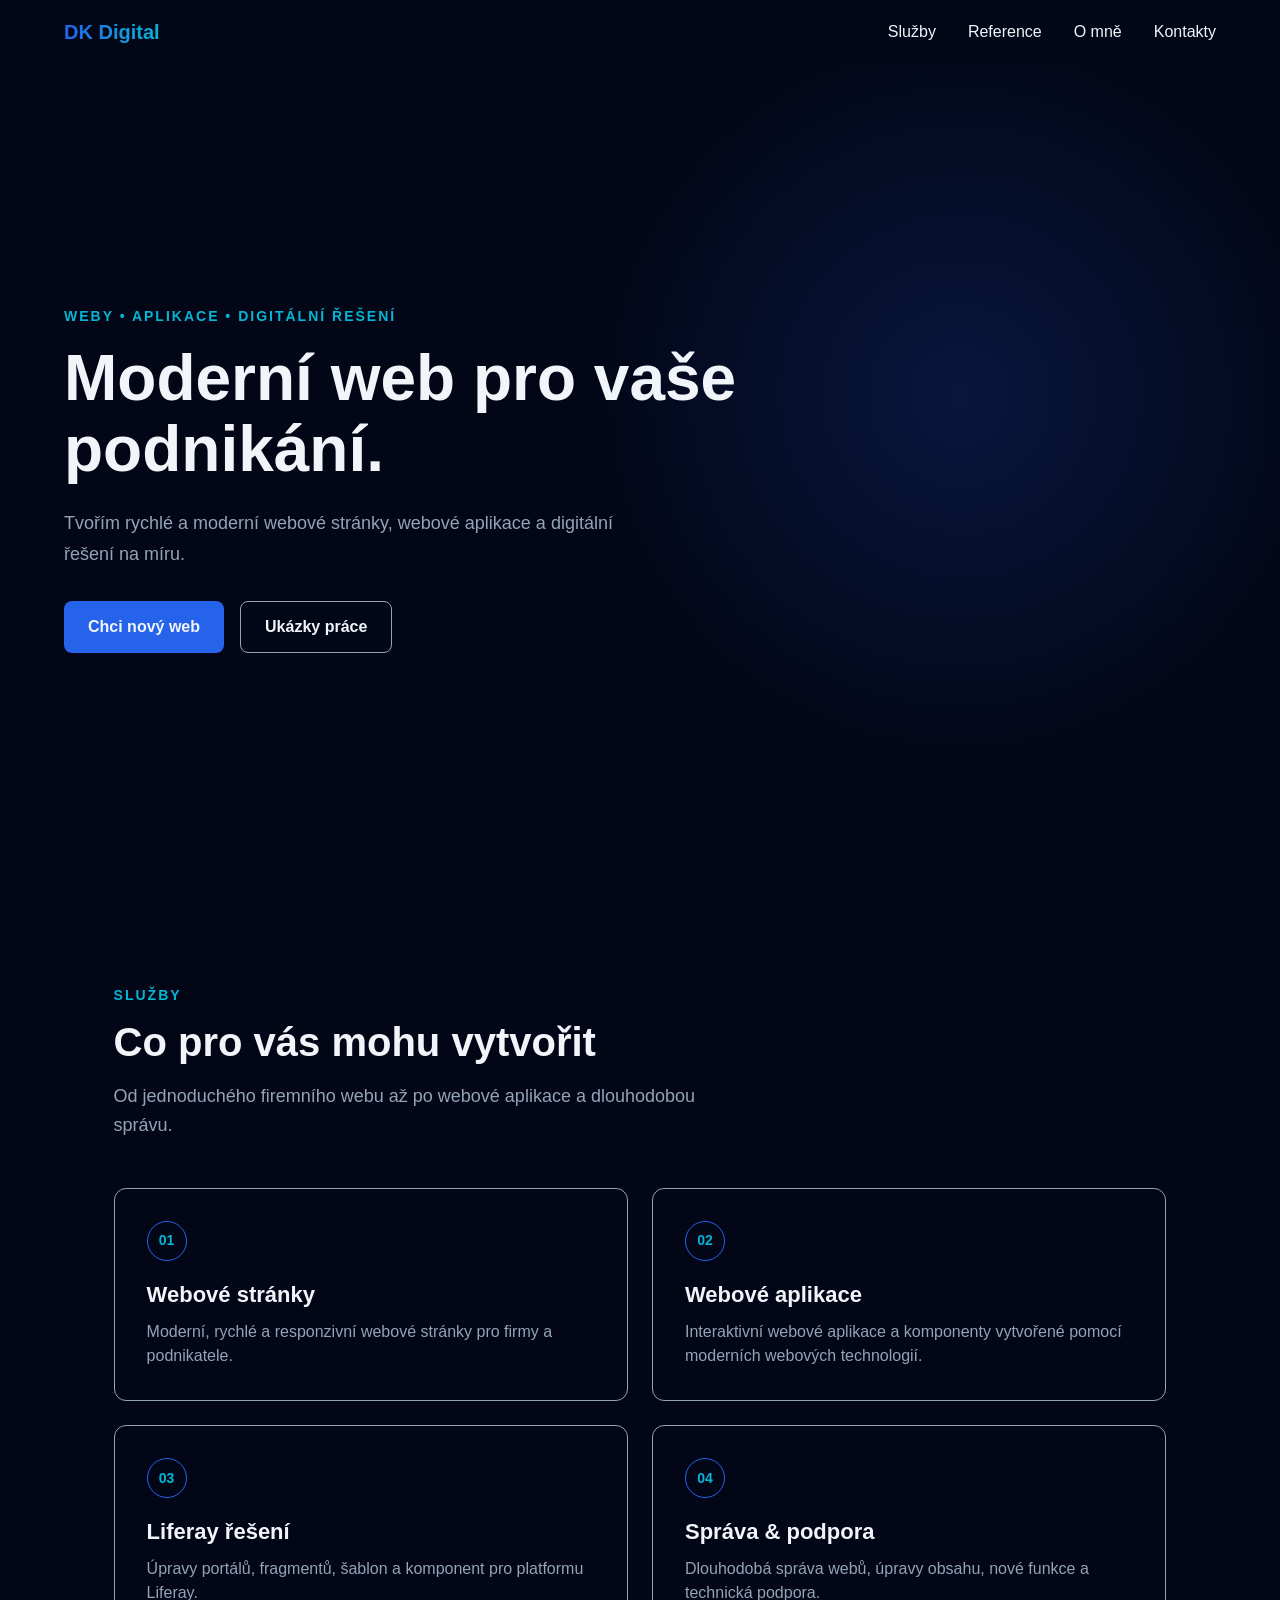
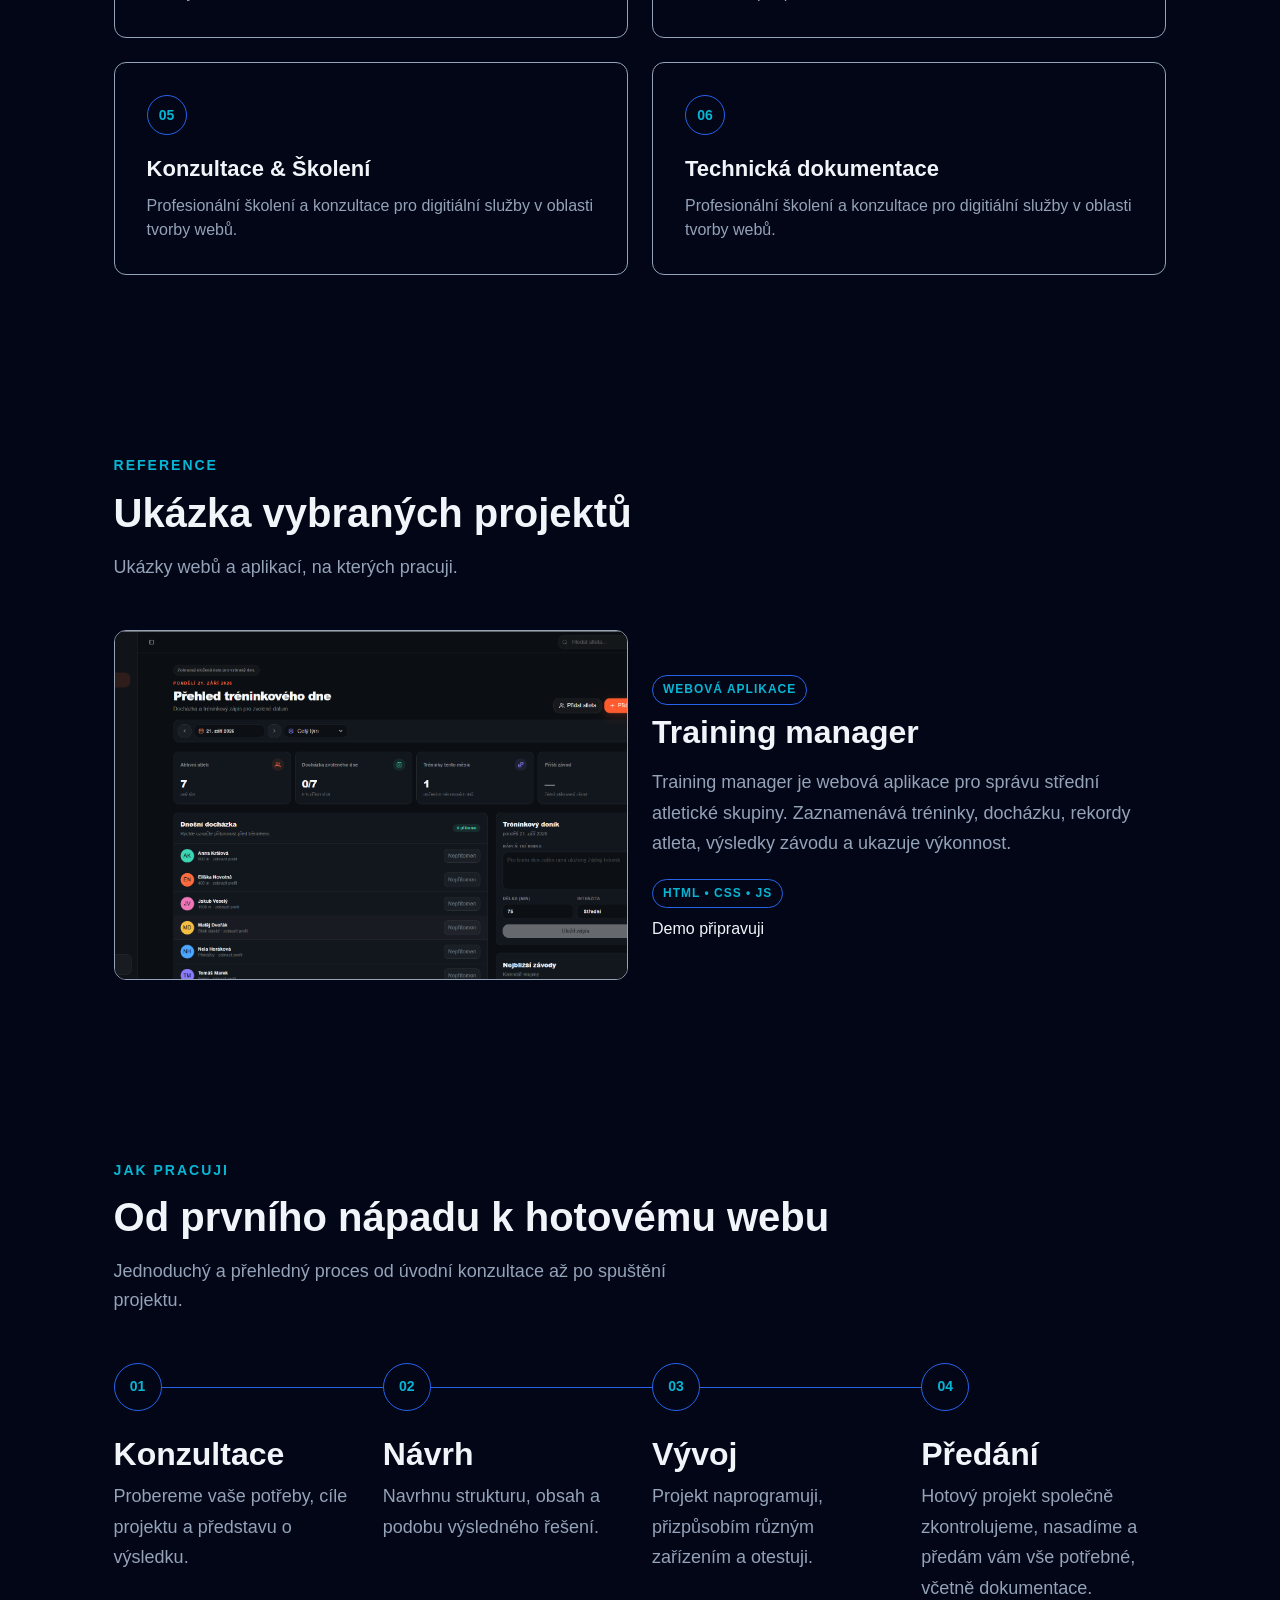
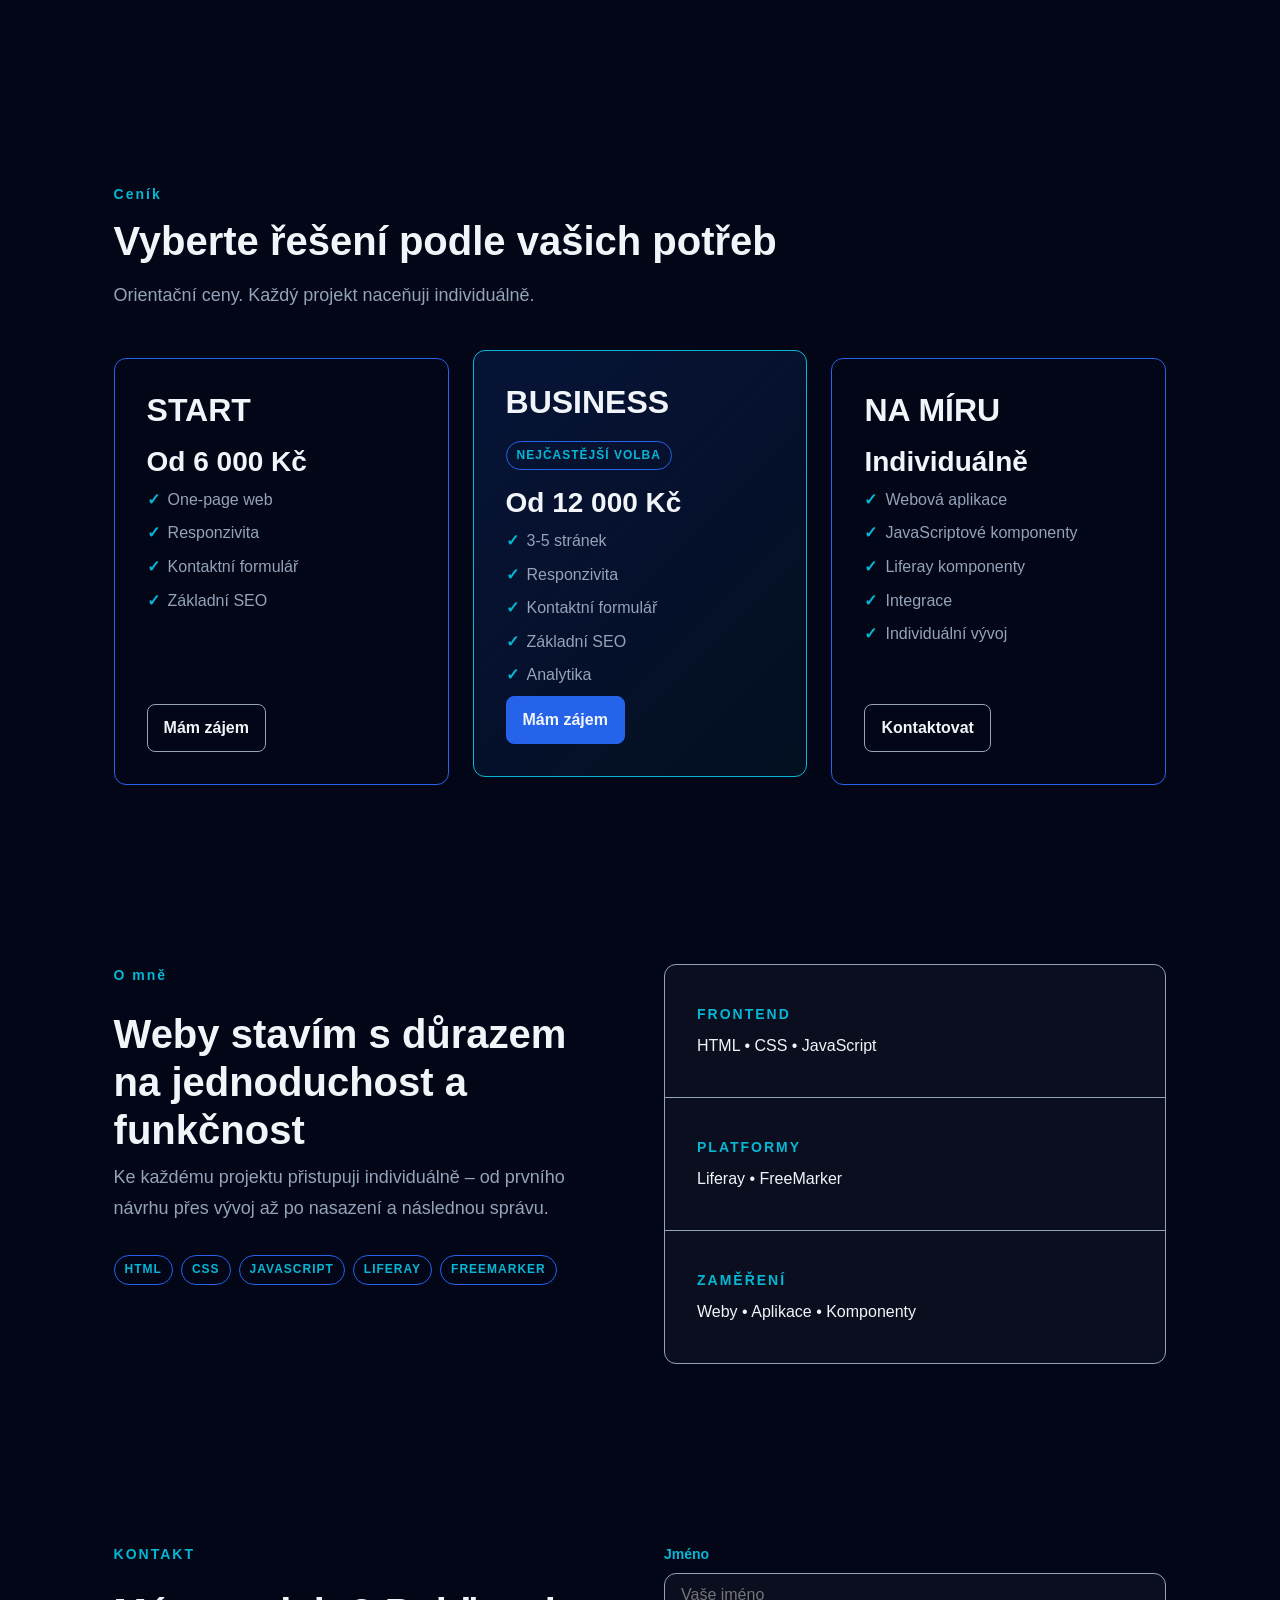
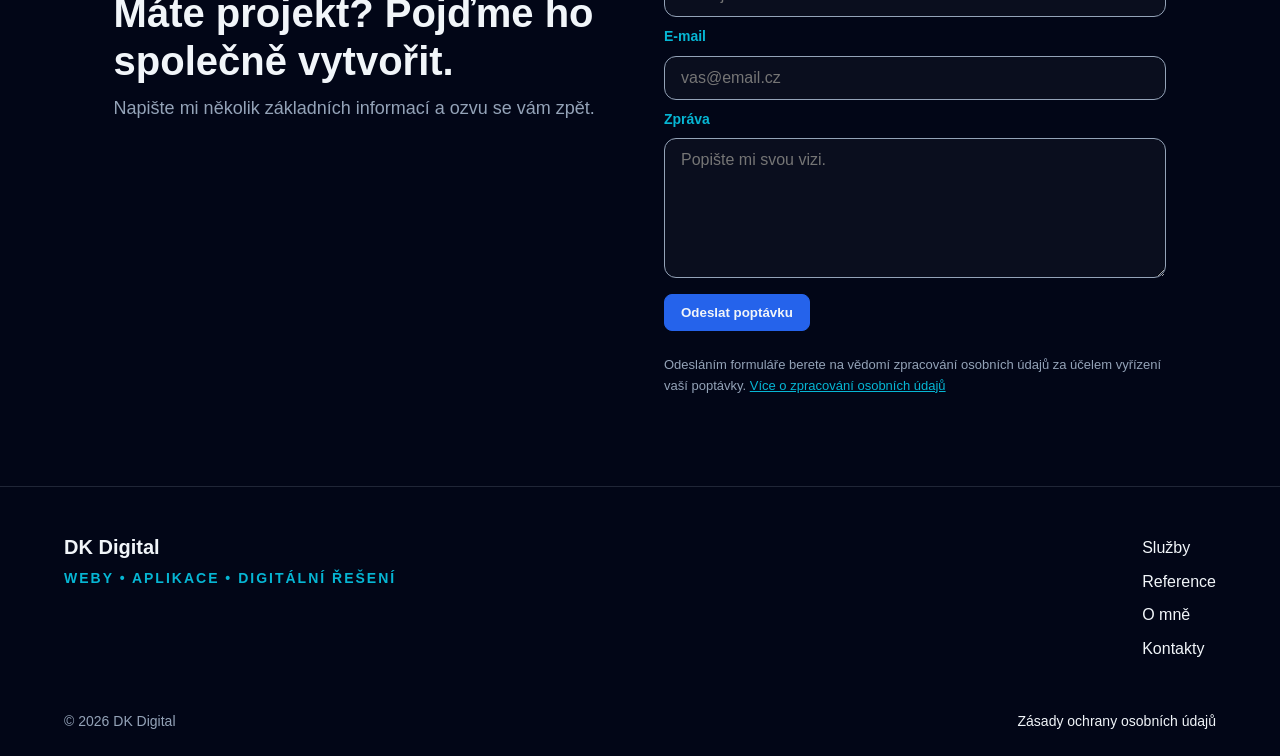
<file: index.html>
<!DOCTYPE html>
<html lang="cs">
<head>
    <meta charset="UTF-8">
    <meta name="viewport" content="width=device-width, initial-scale=1.0">
    <title>DK Digital | Weby, aplikace a digitální řešení</title>
    <meta name="description" content="Tvorba moderních webových stránek, webových aplikací a digitálních řešení na míru. HTML, CSS, JavaScript a Liferay.">
    <meta name="robots" content="index, follow">
    <link rel="canonical" href="https://dkdigital.cz/">
    <link rel="stylesheet" href="css/style.css">
    <link rel="icon" type="image/png" sizes="32x32" href="assets/icons/favicon-32x32.png">
    <link rel="icon" type="image/png" sizes="16x16" href="assets/icons/favicon-16x16.png">
    <link rel="apple-touch-icon" sizes="180x180" href="assets/icons/apple-touch-icon.png">

    <meta property="og:type" content="website">
    <meta property="og:title"content="DK Digital | Weby, aplikace a digitální řešení">
    <meta property="og:description" content="Tvorba moderních webových stránek, webových aplikací a digitálních řešení na míru.">
    <meta property="og:url" content="https://dkdigital.cz/">
    <meta property="og:image" content="https://dkdigital.cz/assets/images/og-image.png">
</head>
<body>
    <header class="header">
        <div class="container header__inner">
            <a href="/" class="logo">DK Digital </a>
            <nav class="header__nav">
                <ul class="header__nav-list">
                    <li class="header__nav-item"><a class="header__nav-link" href="#services">Služby</a></li>
                    <li class="header__nav-item"><a class="header__nav-link" href="#references">Reference</a></li>
                    <li class="header__nav-item"><a class="header__nav-link" href="#aboutme">O mně</a></li>
                    <li class="header__nav-item"><a class="header__nav-link" href="#contacts">Kontakty</a></li>
                </ul>
            </nav>
            <button class="header__menu-button" type="button" aria-label="Otevřít navigaci" aria-expanded="false">
                <span></span>
                <span></span>
                <span></span>
            </button>
        </div>
    </header>

    <main>
        <section class="hero">
            <div class="container">
                <div class="hero__content">
                    <p class="hero__eyebrow">
                        WEBY • APLIKACE • DIGITÁLNÍ ŘEŠENÍ
                    </p>
                    <h1 class="hero__title">Moderní web pro vaše podnikání.</h1>
                    <p class="hero__text">
                        Tvořím rychlé a moderní webové stránky, webové aplikace a digitální řešení na míru.
                    </p>
                    <div class="hero__actions">
                        <a href="#contacts" class="button button--primary">
                            Chci nový web
                        </a>

                        <a href="#references" class="button button--secondary">
                            Ukázky práce
                        </a>
                    </div>
                </div>
            </div>
        </section>

        <section class="services" id="services">
            <div class="container">
                <header class="services__header">
                    <p class="services__eyebrow"> SLUŽBY </p>
                        <h2 class="services__title">Co pro vás mohu vytvořit</h2>
                        <p class="services__text">Od jednoduchého firemního webu až po webové aplikace a dlouhodobou správu.</p>
                </header>

                 <div class="services__grid">
                        <article class="service-card">
                            <span class="service-card__number">01</span>

                            <h3 class="service-card__title">
                                Webové stránky
                            </h3>

                            <p class="service-card__text">
                                Moderní, rychlé a responzivní webové stránky pro firmy a podnikatele.
                            </p>
                        </article>

                         <article class="service-card">
                            <span class="service-card__number">02</span>

                            <h3 class="service-card__title">
                                Webové aplikace
                            </h3>

                            <p class="service-card__text">
                                Interaktivní webové aplikace a komponenty vytvořené pomocí moderních webových technologií.
                            </p>
                        </article>

                        <article class="service-card">
                            <span class="service-card__number">03</span>

                            <h3 class="service-card__title">
                                Liferay řešení
                            </h3>

                            <p class="service-card__text">
                                Úpravy portálů, fragmentů, šablon a komponent pro platformu Liferay.
                            </p>
                        </article>

                        <article class="service-card">
                            <span class="service-card__number">04</span>

                            <h3 class="service-card__title">
                                Správa & podpora
                            </h3>

                            <p class="service-card__text">
                                Dlouhodobá správa webů, úpravy obsahu, nové funkce a technická podpora.
                            </p>
                        </article>

                        <article class="service-card">
                            <span class="service-card__number">05</span>

                            <h3 class="service-card__title">
                                Konzultace & Školení
                            </h3>

                            <p class="service-card__text">
                                Profesionální školení a konzultace pro digitiální služby v oblasti tvorby webů.
                            </p>
                        </article>

                        <article class="service-card">
                            <span class="service-card__number">06</span>

                            <h3 class="service-card__title">
                                Technická dokumentace
                            </h3>

                            <p class="service-card__text">
                                Profesionální školení a konzultace pro digitiální služby v oblasti tvorby webů.
                            </p>
                        </article>
                 </div>
            </div>

        </section>

        <section class="references" id="references">
            <div class="container">
                <header class="references__header">
                    <p class="references__eyebrow">REFERENCE</p>
                    <h2 class="references__title">Ukázka vybraných projektů</h2>
                    <p class="references__text">Ukázky webů a aplikací, na kterých pracuji.</p>
                </header>

                <div class="references__grid">
                    <article class="project-card">
                        <div class="project-card__image">
                           <img src="assets/imgs/atletHub.png" alt="Ukázka webové aplikace Training Manager"
    > 
                        </div>
                        <div class="project-card__content">
                            <span class="project-card__category">Webová aplikace</span>
                            <h3 class="project-card__title"> Training manager</h3>
                            <p class="project-card__text">Training manager je webová aplikace pro správu střední atletické skupiny.
                                Zaznamenává tréninky, docházku, rekordy atleta, výsledky závodu a ukazuje výkonnost. </p>
                            <span class="project-card__technologies">HTML • CSS • JS</span>
                            <span class="project-card__status">Demo připravuji</span>
                        </div>
                    </article>
                </div>
            </div>
        </section>

        <section class="process" id="process">
            <div class="container">
                <header class="process__header">
                    <p class="process__eyebrow">JAK PRACUJI</p>
                    <h2 class="process__title">Od prvního nápadu k hotovému webu</h2>
                    <p class="process__text">Jednoduchý a přehledný proces od úvodní konzultace až po spuštění projektu.</p>
                </header>

                <div class="process__steps">

                    <article class="process-step">
                        <span class="process-step__number">01</span>
                        <h3 class="process-step__title"> Konzultace</h3>
                            <p class="process-step__text">Probereme vaše potřeby, cíle projektu a představu o výsledku.</p>
                    </article>

                    <article class="process-step">
                        <span class="process-step__number">02</span>
                        <h3 class="process-step__title"> Návrh</h3>
                            <p class="process-step__text">Navrhnu strukturu, obsah a podobu výsledného řešení.</p>
                    </article>

                    <article class="process-step">
                        <span class="process-step__number">03</span>
                        <h3 class="process-step__title"> Vývoj</h3>
                            <p class="process-step__text">Projekt naprogramuji, přizpůsobím různým zařízením a otestuji.</p>
                    </article>

                    <article class="process-step">
                        <span class="process-step__number">04</span>
                        <h3 class="process-step__title"> Předání</h3>
                            <p class="process-step__text">Hotový projekt společně zkontrolujeme, nasadíme a předám vám vše potřebné, včetně dokumentace.</p>
                    </article>

                </div>
            </div>
        </section>

        <section class="pricing" id="pricing">
            <div class="container">
                <header class="pricing__header">
                    <p class="pricing__eyebrow">Ceník</p>
                    <h2 class="pricing__title">Vyberte řešení podle vašich potřeb</h2>
                    <p class="pricing__text">Orientační ceny. Každý projekt naceňuji individuálně.</p>
                </header>

                <div class="pricing__grid">
                    <article class="pricing-card">
                        <h3 class="pricing-card__title"> START</h3>
                        <p class="pricing-card__price">Od 6 000 Kč</p>
                        <ul class="pricing-card__list">
                            <li class="pricing-card__item">One-page web</li>
                            <li class="pricing-card__item">Responzivita</li>
                            <li class="pricing-card__item">Kontaktní formulář</li>
                            <li class="pricing-card__item">Základní SEO</li>
                        </ul>

                        <a class="pricing-card__link" href="#contacts">Mám zájem</a>

                    </article>

                    <article class="pricing-card pricing-card--featured">
                        <h3 class="pricing-card__title"> BUSINESS</h3>
                        <span class="pricing-card__badge">Nejčastější volba</span>
                        <p class="pricing-card__price">Od 12 000 Kč</p>
                        <ul class="pricing-card__list">
                            <li class="pricing-card__item">3-5 stránek</li>
                            <li class="pricing-card__item">Responzivita</li>
                            <li class="pricing-card__item">Kontaktní formulář</li>
                            <li class="pricing-card__item">Základní SEO</li>
                            <li class="pricing-card__item">Analytika</li>
                        </ul>

                        <a class="pricing-card__link" href="#contacts">Mám zájem</a>

                    </article>
                    
                    <article class="pricing-card">
                        <h3 class="pricing-card__title"> NA MÍRU</h3>
                        <p class="pricing-card__price">Individuálně</p>
                        <ul class="pricing-card__list">
                            <li class="pricing-card__item">Webová aplikace</li>
                            <li class="pricing-card__item">JavaScriptové komponenty</li>
                            <li class="pricing-card__item">Liferay komponenty</li>
                            <li class="pricing-card__item">Integrace</li>
                            <li class="pricing-card__item">Individuální vývoj</li>
                        </ul>

                        <a class="pricing-card__link" href="#contacts">Kontaktovat</a>

                    </article>
                </div>
            </div>
        </section>

<section class="about" id="aboutme">
    <div class="container">

        <div class="about__grid">

            <div class="about__content">
                <p class="about__eyebrow">O mně</p>

                <h2 class="about__title">
                    Weby stavím s důrazem na jednoduchost a funkčnost
                </h2>

                <p class="about__text">
                    Ke každému projektu přistupuji individuálně – od prvního návrhu
                    přes vývoj až po nasazení a následnou správu.
                </p>

                <ul class="about__list">
                    <li class="about__item">HTML</li>
                    <li class="about__item">CSS</li>
                    <li class="about__item">JavaScript</li>
                    <li class="about__item">Liferay</li>
                    <li class="about__item">FreeMarker</li>
                </ul>
            </div>

            <div class="about__visual">
        
                <div class="about__visual-item">
                    <p class="about__visual-eyebrow">FRONTEND</p>
                    <p class="about__visual-text">HTML • CSS • JavaScript</p>
                </div>

                <div class="about__visual-item">
                    <p class="about__visual-eyebrow">PLATFORMY</p>
                    <p class="about__visual-text">Liferay • FreeMarker</p>
                </div>

                <div class="about__visual-item">
                    <p class="about__visual-eyebrow">ZAMĚŘENÍ</p>
                    <p class="about__visual-text">Weby • Aplikace • Komponenty</p>
                </div>

            </div>

        </div>

    </div>
</section>

<section class="contact" id="contacts">
    <div class="container">

        <div class="contact__grid">

            <div class="contact__content">
                <p class="contact__eyebrow">KONTAKT</p>

                <h2 class="contact__title">
                    Máte projekt? Pojďme ho společně vytvořit.
                </h2>

                <p class="contact__text">
                    Napište mi několik základních informací a ozvu se vám zpět.   
                </p>
            </div>

            <div>
                <form class="contact-form">
                    <label class="contact-form__label" for="name">Jméno</label>
                        <input class="contact-form__field" type="text" id="name" name = "name" placeholder="Vaše jméno" minlength="3" required>
                    
                    <label class="contact-form__label" for="email">E-mail</label>
                        <input class="contact-form__field" type="email" name="email" id="email" placeholder="vas@email.cz" required>

                    <label class="contact-form__label" for="message">Zpráva</label>
                        <textarea class="contact-form__field" id="message" name="message" placeholder="Popište mi svou vizi." minlength="10" required></textarea>

                <div class="contact-form__honeypot" aria-hidden="true">
                     <label for="website">Webová stránka</label>
                        <input type="text" id="website" name="_gotcha" tabindex="-1" autocomplete="off">
                </div>

                    <button class="contact-form__button" type="submit">Odeslat poptávku</button>
                    <p class="contact-form__status" aria-live="polite"></p>

                    <p class="contact-form__privacy">
                        Odesláním formuláře berete na vědomí zpracování osobních údajů
                        za účelem vyřízení vaší poptávky.
                        <a href="ochrana-osobnich-udaju.html">
                            Více o zpracování osobních údajů
                        </a>
                    </p>
                </form>
            </div>
            
        </div>

    </div>

</section>

<footer class="footer">
    <div class="container">

        <div class="footer__grid">

            <div class="footer__brand">
                <p class="footer__title">DK Digital</p>
                <p class="footer__eyebrow">
                    WEBY • APLIKACE • DIGITÁLNÍ ŘEŠENÍ
                </p>
            </div>

            <nav class="footer__nav" aria-label="Navigace v patičce">
                <ul class="footer__nav-list">
                    <li class="footer__nav-item">
                        <a class="footer__nav-link" href="#services">Služby</a>
                    </li>

                    <li class="footer__nav-item">
                        <a class="footer__nav-link" href="#references">Reference</a>
                    </li>

                    <li class="footer__nav-item">
                        <a class="footer__nav-link" href="#aboutme">O mně</a>
                    </li>

                    <li class="footer__nav-item">
                        <a class="footer__nav-link" href="#contacts">Kontakty</a>
                    </li>
                </ul>
            </nav>

        </div>

        <div class="footer__bottom">
            <p class="footer__copyright">
                © <span id="current-year">2026</span> DK Digital
            </p>

            <a class="footer__link" href="ochrana-osobnich-udaju.html">
                Zásady ochrany osobních údajů
            </a>
        </div>

    </div>
</footer>

    </main>
    <script src="js/main.js"></script>
</body>
</html>
</file>
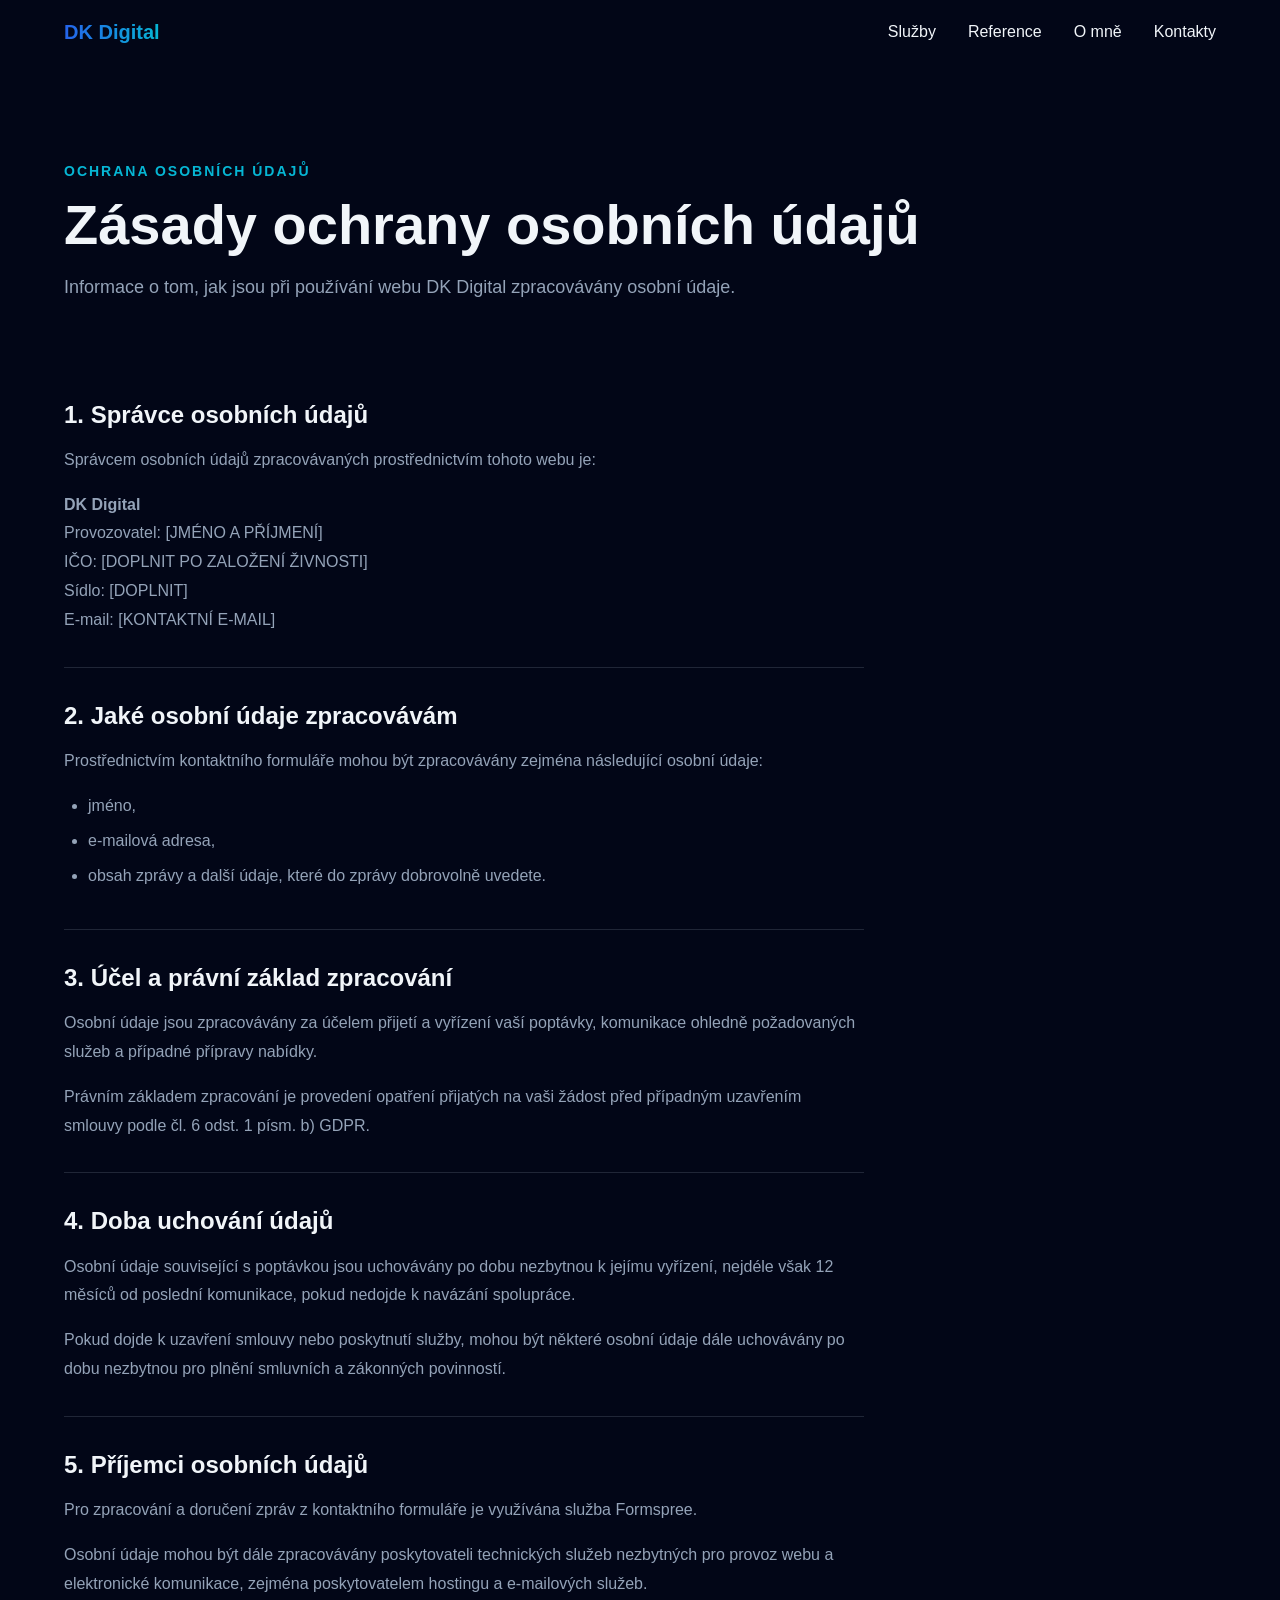
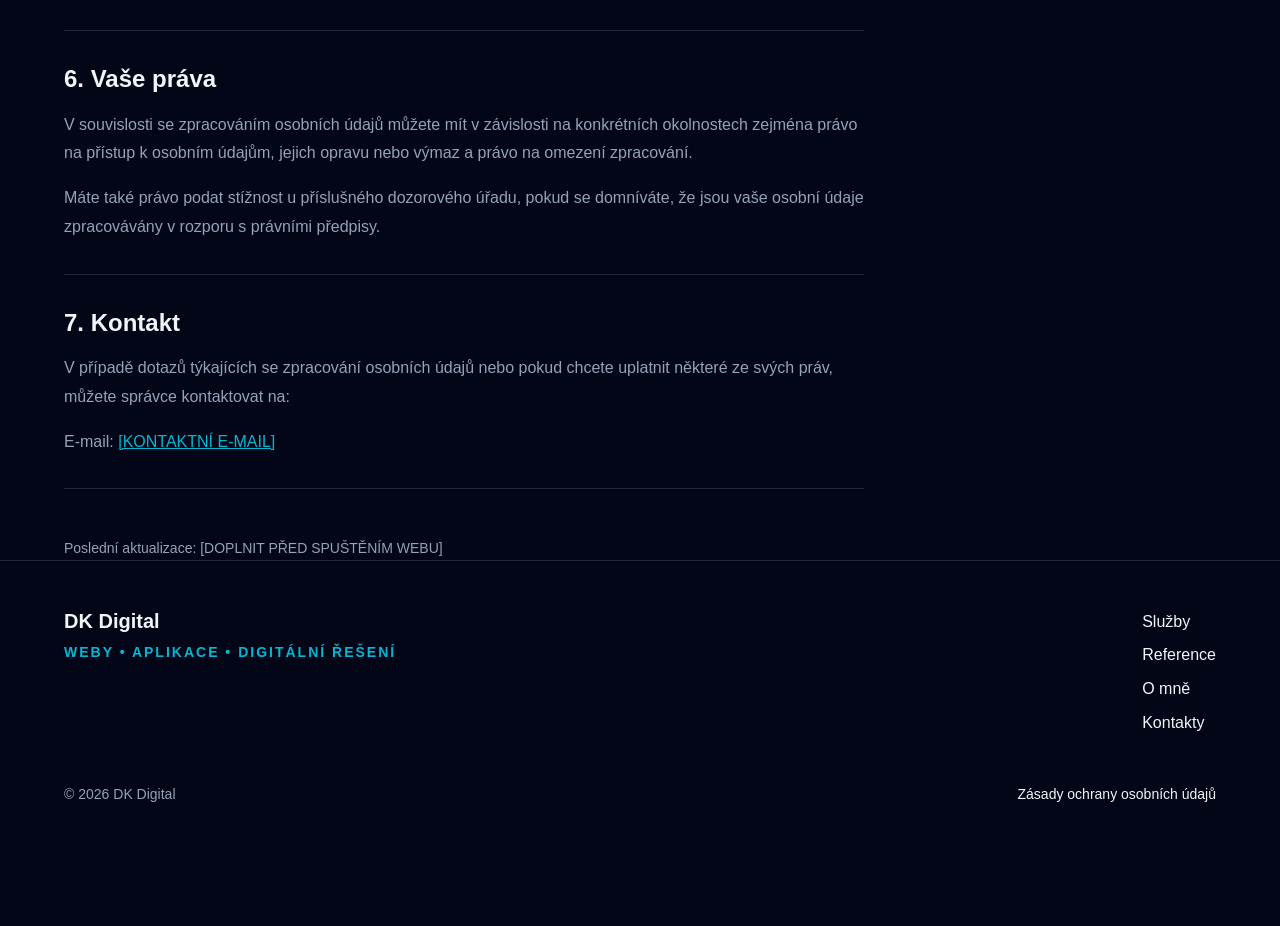
<file: ochrana-osobnich-udaju.html>
<!DOCTYPE html>
<html lang="cs">
<head>
    <meta charset="UTF-8">
    <meta name="viewport" content="width=device-width, initial-scale=1.0">
    <title>Ochrana osobních údajů | DK Digital</title>
    <meta name="description" content="Informace o zpracování a ochraně osobních údajů na webu DK Digital.">
    <link rel="canonical" href="https://dkdigital.cz/ochrana-osobnich-udaju.html">
    <link rel="stylesheet" href="css/style.css">
    <link rel="icon" type="image/png" sizes="32x32" href="assets/icons/favicon-32x32.png">
    <link rel="icon" type="image/png" sizes="16x16" href="assets/icons/favicon-16x16.png">
    <link rel="apple-touch-icon" sizes="180x180" href="assets/icons/apple-touch-icon.png">

    <meta property="og:type" content="website">
    <meta property="og:title"content="DK Digital | Weby, aplikace a digitální řešení">
    <meta property="og:description" content="Tvorba moderních webových stránek, webových aplikací a digitálních řešení na míru.">
    <meta property="og:url" content="https://dkdigital.cz/">
    <meta property="og:image" content="https://dkdigital.cz/assets/images/og-image.png">
</head>

<body>

    <header class="header">
    <div class="container header__inner">

        <a href="index.html" class="logo">DK Digital</a>

        <nav class="header__nav">
            <ul class="header__nav-list">

                <li class="header__nav-item">
                    <a class="header__nav-link" href="index.html#services">
                        Služby
                    </a>
                </li>

                <li class="header__nav-item">
                    <a class="header__nav-link" href="index.html#references">
                        Reference
                    </a>
                </li>

                <li class="header__nav-item">
                    <a class="header__nav-link" href="index.html#aboutme">
                        O mně
                    </a>
                </li>

                <li class="header__nav-item">
                    <a class="header__nav-link" href="index.html#contacts">
                        Kontakty
                    </a>
                </li>

            </ul>
        </nav>

        <button
            class="header__menu-button"
            type="button"
            aria-label="Otevřít navigaci"
            aria-expanded="false"
        >
            <span></span>
            <span></span>
            <span></span>
        </button>

    </div>
</header>

    <main class="privacy">
        <div class="container">

            <p class="privacy__eyebrow">
                OCHRANA OSOBNÍCH ÚDAJŮ
            </p>

            <h1 class="privacy__title">
                Zásady ochrany osobních údajů
            </h1>

            <p class="privacy__intro">
                Informace o tom, jak jsou při používání webu DK Digital
                zpracovávány osobní údaje.
            </p>

        <div class="privacy__content">

            <section class="privacy__section">
                <h2>1. Správce osobních údajů</h2>

                <p>
                    Správcem osobních údajů zpracovávaných prostřednictvím tohoto
                    webu je:
                </p>

                <p>
                    <strong>DK Digital</strong><br>
                    Provozovatel: [JMÉNO A PŘÍJMENÍ]<br>
                    IČO: [DOPLNIT PO ZALOŽENÍ ŽIVNOSTI]<br>
                    Sídlo: [DOPLNIT]<br>
                    E-mail: [KONTAKTNÍ E-MAIL]
                </p>
            </section>

            <section class="privacy__section">
                <h2>2. Jaké osobní údaje zpracovávám</h2>

                <p>
                    Prostřednictvím kontaktního formuláře mohou být zpracovávány
                    zejména následující osobní údaje:
                </p>

                <ul>
                    <li>jméno,</li>
                    <li>e-mailová adresa,</li>
                    <li>obsah zprávy a další údaje, které do zprávy dobrovolně uvedete.</li>
                </ul>
            </section>

            <section class="privacy__section">
                <h2>3. Účel a právní základ zpracování</h2>

                <p>
                    Osobní údaje jsou zpracovávány za účelem přijetí a vyřízení
                    vaší poptávky, komunikace ohledně požadovaných služeb
                    a případné přípravy nabídky.
                </p>

                <p>
                    Právním základem zpracování je provedení opatření přijatých
                    na vaši žádost před případným uzavřením smlouvy podle
                    čl. 6 odst. 1 písm. b) GDPR.
                </p>
            </section>

            <section class="privacy__section">
                <h2>4. Doba uchování údajů</h2>

                <p>
                    Osobní údaje související s poptávkou jsou uchovávány po dobu
                    nezbytnou k jejímu vyřízení, nejdéle však 12 měsíců od poslední
                    komunikace, pokud nedojde k navázání spolupráce.
                </p>

                <p>
                    Pokud dojde k uzavření smlouvy nebo poskytnutí služby, mohou být
                    některé osobní údaje dále uchovávány po dobu nezbytnou pro plnění
                    smluvních a zákonných povinností.
                </p>
            </section>

            <section class="privacy__section">
                <h2>5. Příjemci osobních údajů</h2>

                <p>
                    Pro zpracování a doručení zpráv z kontaktního formuláře je
                    využívána služba Formspree.
                </p>

                <p>
                    Osobní údaje mohou být dále zpracovávány poskytovateli
                    technických služeb nezbytných pro provoz webu a elektronické
                    komunikace, zejména poskytovatelem hostingu a e-mailových služeb.
                </p>
            </section>

            <section class="privacy__section">
                <h2>6. Vaše práva</h2>

                <p>
                    V souvislosti se zpracováním osobních údajů můžete mít
                    v závislosti na konkrétních okolnostech zejména právo na přístup
                    k osobním údajům, jejich opravu nebo výmaz a právo na omezení
                    zpracování.
                </p>

                <p>
                    Máte také právo podat stížnost u příslušného dozorového úřadu,
                    pokud se domníváte, že jsou vaše osobní údaje zpracovávány
                    v rozporu s právními předpisy.
                </p>
            </section>

            <section class="privacy__section">
                <h2>7. Kontakt</h2>

                <p>
                    V případě dotazů týkajících se zpracování osobních údajů
                    nebo pokud chcete uplatnit některé ze svých práv, můžete
                    správce kontaktovat na:
                </p>

                <p>
                    E-mail:
                    <a href="mailto:[KONTAKTNÍ E-MAIL]">
                        [KONTAKTNÍ E-MAIL]
                    </a>
                </p>

            </section>

            <p class="privacy__updated">
                Poslední aktualizace: [DOPLNIT PŘED SPUŠTĚNÍM WEBU]
            </p>

        </div>
    </div>

    <footer class="footer">
        <div class="container">

            <div class="footer__grid">

                <div class="footer__brand">
                    <p class="footer__title">DK Digital</p>
                    <p class="footer__eyebrow">
                        WEBY • APLIKACE • DIGITÁLNÍ ŘEŠENÍ
                    </p>
                </div>

                <nav class="footer__nav" aria-label="Navigace v patičce">
                    <ul class="footer__nav-list">

                        <li class="footer__nav-item">
                            <a class="footer__nav-link" href="index.html#services">
                                Služby
                            </a>
                        </li>

                        <li class="footer__nav-item">
                            <a class="footer__nav-link" href="index.html#references">
                                Reference
                            </a>
                        </li>

                        <li class="footer__nav-item">
                            <a class="footer__nav-link" href="index.html#aboutme">
                                O mně
                            </a>
                        </li>

                        <li class="footer__nav-item">
                            <a class="footer__nav-link" href="index.html#contacts">
                                Kontakty
                            </a>
                        </li>

                    </ul>
                </nav>

            </div>

            <div class="footer__bottom">
                <p class="footer__copyright">
                    © <span id="current-year">2026</span> DK Digital
                </p>

                <a
                    class="footer__link"
                    href="ochrana-osobnich-udaju.html"
                >
                    Zásady ochrany osobních údajů
                </a>
            </div>

        </div>
    </footer>

    </main>
    <script src="js/main.js"></script>
</body>
</html>
</file>
<file: css/style.css>
* {
    margin: 0px;
    padding: 0px;
    box-sizing: border-box;
}

:root {
    --color-background: #020617;
    --color-primary: #2563eb;
    --color-accent: #06b6d4;
    --color-text: #f1f5f9;
    --color-text-muted: #94a3b8;

    --section-spacing: clamp(64px, 7vw, 96px);
}

body {
    background-color: var(--color-background);
    color: var(--color-text);
    font-family: Arial, sans-serif;
    line-height: 1.6;
}

.container {
    width: 100%;
    max-width: 1200px;
    margin: 0 auto;
    padding: 0 24px;
}

a:focus-visible,
button:focus-visible,
input:focus-visible,
textarea:focus-visible {
    outline: 2px solid var(--color-accent);
    outline-offset: 4px;
}

/* =====================
    Header
===================== */

.header {
    padding: 16px 0;
}

.header__inner {
   display: flex;
   align-items: center;
   justify-content: space-between;
   position: relative;
}

.header__nav-list {
    display: flex;
    list-style: none;
    gap: 32px;
}

.header__nav-link {
    color: var(--color-text);
    text-decoration: none;
    transition: color 0.2s ease;
}

.header__nav-link:hover {
    color: var(--color-accent);
}

.logo {
    background: linear-gradient(
        90deg,
        var(--color-primary),
        var(--color-accent)
    );
    background-clip: text;
    color: transparent;
    text-decoration: none;
    font-size: 20px;
    font-weight: 700;
}

.header__menu-button {
    display: none;
    padding: 8px;
    background: none;
    border: none;
    cursor: pointer;
}

.header__menu-button span {
    width: 24px;
    height: 2px;
    background-color: var(--color-text);
}

.hero {
    min-height: min(calc(100vh - 70px), 850px);
    display: flex;
    align-items: center;
    padding: 80px 0;
    background:
        radial-gradient(
            circle at 75% 40%,
            rgba(37, 99, 235, 0.18),
            transparent 35%
        );
}

.hero__content {
    max-width: 750px;
}

.hero__eyebrow {
    color: var(--color-accent);
    font-size: 14px;
    font-weight: 700;
    letter-spacing: 2px;
    margin-bottom: 16px;
}

.hero__title {
    font-size: clamp(40px, 6vw, 64px);
    line-height: 1.1;
    margin-bottom: 24px;
}

.hero__text {
    max-width: 600px;
    color: var(--color-text-muted);
    font-size: 18px;
    line-height: 1.7;
    margin-bottom: 32px;
}

.hero__actions {
    display: flex;
    gap: 16px;
}

/* Action button */
.button {
    display: inline-flex;
    align-items: center;
    justify-content: center;
    padding: 12px 24px;
    text-decoration: none;
    border-radius: 8px;
    font-weight: 600;
    transition:
        background-color 0.2s ease,
        border-color 0.2s ease,
        color 0.2s ease,
        transform 0.2s ease;
}

.button--primary {
    background-color: var(--color-primary);
    color: var(--color-text);
}

.button--secondary {
    color: var(--color-text);
    border: 1px solid var(--color-text-muted);
}

.button--primary:hover,
.contact-form__button:hover {
    background-color: var(--color-accent);
    border-color: var(--color-accent);
    color: var(--color-background);
    transform: translateY(-2px);
}

.button--secondary:hover {
    border-color: var(--color-accent);
    color: var(--color-accent);
    transform: translateY(-2px);
}

/* =====================
    Service section
===================== */

.services {
    padding: var(--section-spacing)
}

.services__header {
    margin-bottom: 48px;
}

.services__eyebrow {
    color: var(--color-accent);
    font-size: 14px;
    font-weight: 700;
    letter-spacing: 2px;
    margin-bottom: 12px;
}

.services__title {
    font-size: 40px;
    line-height: 1.2;
    margin-bottom: 16px;
}

.services__text {
    max-width: 600px;
    color: var(--color-text-muted);
    font-size: 18px;
}

.services__grid {
    display: grid;
    grid-template-columns: repeat(2, 1fr);
    gap: 24px;
}

.service-card {
    border: 1px solid var(--color-text-muted);
    border-radius: 12px;
    padding: 32px;
    transition:
        border-color 0.2s ease,
        transform 0.2s ease;
}

.service-card:hover {
    border-color: var(--color-accent);
    transform: translateY(-4px);
}

.service-card__number {
    display: inline-flex;
    align-items: center;
    justify-content: center;
    width: 40px;
    height: 40px;
    border: 1px solid var(--color-primary);
    border-radius: 50%;
    color: var(--color-accent);
    font-size: 14px;
    font-weight: 700;
}

.service-card__title {
    margin-top: 16px;
    margin-bottom: 8px;
    font-size: 22px;
}

.service-card__text {
    color: var(--color-text-muted);
    line-height: 1.5;
}

/* =====================
    Reference section
===================== */
.references {
    padding: var(--section-spacing)
}

.references__header {
    margin-bottom: 48px;
}
.references__eyebrow {
    color: var(--color-accent);
    font-size: 14px;
    font-weight: 700;
    letter-spacing: 2px;
    margin-bottom: 12px;
}

.references__title {
    font-size: 40px;
    line-height: 1.2;
    margin-bottom: 16px;
}

.references__text {
    max-width: 600px;
    color: var(--color-text-muted);
    font-size: 18px;
}

.project-card {
    display: grid;
    grid-template-columns: repeat(2, 1fr);
    gap: 24px;
}

.project-card__image {
    min-height: 350px;
    overflow: hidden;
    border: 1px solid var(--color-text-muted);
    border-radius: 12px;
}

.project-card__image img {
    width: 100%;
    height: 100%;
    object-fit: cover;
    display: block;
}

.project-card__content {
    display: flex;
    flex-direction: column;
    justify-content: center;
    gap: 8px;
}

.project-card__category {
    align-self: flex-start;
    padding: 4px 10px;
    margin-top: 8px;
    border: 1px solid var(--color-primary);
    border-radius: 999px;
    color: var(--color-accent);
    font-size: 12px;
    font-weight: 700;
    letter-spacing: 1px;
    text-transform: uppercase;
}

.project-card__title {
    font-size: 32px;
    color: var(--color-text);
    line-height: 1.2;
}

.project-card__text {
    max-width: 600px;
    color: var(--color-text-muted);
    font-size: 18px;
    line-height: 1.7;
    margin-top: 8px;
}

.project-card__technologies {
    align-self: flex-start;
    padding: 4px 10px;
    margin-top: 8px;
    border: 1px solid var(--color-primary);
    border-radius: 999px;
    color: var(--color-accent);
    font-size: 12px;
    font-weight: 700;
    letter-spacing: 1px;
    text-transform: uppercase;
    margin-top: 12px;
}

.project-card__link {
    align-self: flex-start;
    display: inline-flex;
    justify-content: center;
    text-decoration: none;
    color: var(--color-text);
    border: 1px solid var(--color-text-muted);
    padding: 10px 16px;
    margin-top: 8px;
    border-radius: 8px;
    font-weight: 600;
    transition:
        border-color 0.2s ease,
        color 0.2s ease,
        transform 0.2s ease;
}

.project-card__link:hover {
    border-color: var(--color-accent);
    color: var(--color-accent);
    transform: translateY(-2px);
}

/* =====================
    Process section
===================== */

.process {
    padding: var(--section-spacing)
}

.process__header {
    margin-bottom: 48px;
}

.process__eyebrow {
    color: var(--color-accent);
    font-size: 14px;
    font-weight: 700;
    letter-spacing: 2px;
    margin-bottom: 12px;
}

.process__title {
    font-size: 40px;
    line-height: 1.2;
    margin-bottom: 16px;
}

.process__text {
    max-width: 600px;
    color: var(--color-text-muted);
    font-size: 18px;
}

.process__steps {
    display: grid;
    grid-template-columns: repeat(4, 1fr);
    gap: 24px;
}

.process-step {
    position: relative;
}

.process-step::after {
    content: "";
    position: absolute;
    height: 1px;
    background-color: var(--color-primary);
    top: 24px;
    left: 48px;
    right: -24px;
}

.process-step:last-child::after {
    display: none;
}

.process-step__number {
    display: inline-flex;
    align-items: center;
    justify-content: center;
    width: 48px;
    height: 48px;
    border: 1px solid var(--color-primary);
    border-radius: 50%;
    color: var(--color-accent);
    font-size: 14px;
    font-weight: 700;
}

.process-step__title {
    margin-top: 24px;
    font-size: 32px;
    color: var(--color-text);
    line-height: 1.2;
}

.process-step__text {
    max-width: 600px;
    color: var(--color-text-muted);
    font-size: 18px;
    line-height: 1.7;
    margin-top: 8px;
}


/* =====================
    Pricing scetion
===================== */

.pricing {
    padding: var(--section-spacing)
}

.pricing__header {
    margin-bottom: 48px;
}

.pricing__eyebrow {
    color: var(--color-accent);
    font-size: 14px;
    font-weight: 700;
    letter-spacing: 2px;
    margin-bottom: 12px;
}

.pricing__title {
    font-size: 40px;
    line-height: 1.2;
    margin-bottom: 16px;
}

.pricing__text {
    max-width: 600px;
    color: var(--color-text-muted);
    font-size: 18px;
}

.pricing__grid {
    display: grid;
    grid-template-columns: repeat(3, 1fr);
    gap: 24px;
}

.pricing-card {
    height: 100%;
    display: flex;
    flex-direction: column;
    padding: 32px;
    border: 1px solid var(--color-primary);
    border-radius: 12px;
    gap: 8px;
}

.pricing-card__title {
    font-size: 32px;
    color: var(--color-text);
    line-height: 1.2;
}

.pricing-card__price {
    color: var(--color-text);
    font-size: 28px;
    font-weight: 700;
    line-height: 1.2;
    margin-top: 8px;
}

.pricing-card__list {
    display: flex;
    flex-direction: column;
    gap: 8px;
    list-style: none;
}

.pricing-card__item {
    color: var(--color-text-muted);
    line-height: 1.6;
}

.pricing-card__item::before {
    content: "✓";
    color: var(--color-accent);
    font-weight: 700;
    margin-right: 8px;
}

.pricing-card__link {
    margin-top: auto;
    align-self: flex-start;
    display: inline-flex;
    justify-content: center;
    text-decoration: none;
    color: var(--color-text);
    border: 1px solid var(--color-text-muted);
    padding: 10px 16px;
    border-radius: 8px;
    font-weight: 600;
    transition:
        border-color 0.2s ease,
        color 0.2s ease,
        transform 0.2s ease;
}

.pricing-card__link:hover {
    border-color: var(--color-accent);
    color: var(--color-accent);
    transform: translateY(-4px);
}

.pricing-card--featured {
    border-color: var(--color-accent);
    background: linear-gradient(
        135deg,
        rgba(37, 99, 235, 0.15),
        rgba(6, 182, 212, 0.05)
    );
    transform: translateY(-8px);
}

.pricing-card--featured .pricing-card__link {
    background-color: var(--color-primary);
    border-color: var(--color-primary);
}

.pricing-card__badge {
    align-self: flex-start;
    padding: 4px 10px;
    margin-top: 12px;
    border: 1px solid var(--color-primary);
    border-radius: 999px;
    color: var(--color-accent);
    font-size: 12px;
    font-weight: 700;
    letter-spacing: 1px;
    text-transform: uppercase;
}

/* =====================
    About section
===================== */
.about {
    padding: var(--section-spacing)
}

.about__grid {
    display: grid;
    grid-template-columns: repeat(2, 1fr);
    gap: 48px;
}

.about__content {
    display: flex;
    flex-direction: column;
    gap: 8px;
}

.about__eyebrow {
    color: var(--color-accent);
    font-size: 14px;
    font-weight: 700;
    letter-spacing: 2px;
    margin-bottom: 16px;
}

.about__title {
    font-size: 40px;
    line-height: 1.2;
}

.about__text {
    font-size: 18px;
    color: var(--color-text-muted);
    line-height: 1.7;
}

.about__list {
    display: flex;
    flex-wrap: wrap;
    gap: 8px;
    margin-top: 12px;
    list-style: none;
}

.about__item {
    padding: 4px 10px;
    margin-top: 12px;
    border: 1px solid var(--color-primary);
    border-radius: 999px;
    color: var(--color-accent);
    font-size: 12px;
    font-weight: 700;
    letter-spacing: 1px;
    text-transform: uppercase;
}

.about__visual {
    display: flex;
    flex-direction: column;
    min-height: 400px;
    background: rgba(255, 255, 255, 0.03);
    border: 1px solid var(--color-text-muted);
    border-radius: 12px;
    overflow: hidden;
}

.about__visual-item {
    display: flex;
    flex-direction: column;
    justify-content: center;
    flex: 1;
    padding: 24px 32px;
    border-bottom: 1px solid var(--color-text-muted);
}

.about__visual-item:last-child {
    border-bottom: none;
}

.about__visual-eyebrow {
    color: var(--color-accent);
    font-size: 14px;
    font-weight: 700;
    letter-spacing: 2px;
}

.about__visual-text {
    margin-top: 8px;
    color: var(--color-text);
}

/* =====================
    Contact section
===================== */

.contact {
    padding: var(--section-spacing)
}

.contact__grid {
    display: grid;
    grid-template-columns: repeat(2, 1fr);
    gap: 48px;
}

.contact__content {
    display: flex;
    flex-direction: column;
    gap: 8px;
}

.contact-form {
    display: flex;
    flex-direction: column;
    gap: 8px;
}

.contact-form__status--success {
    color: #22c55e;
}

.contact-form__status--error {
    color: #ef4444;
}

.contact__eyebrow {
    color: var(--color-accent);
    font-size: 14px;
    font-weight: 700;
    letter-spacing: 2px;
    margin-bottom: 16px;
}

.contact__title {
    font-size: 40px;
    line-height: 1.2;
}

.contact__text {
    font-size: 18px;
    color: var(--color-text-muted);
    line-height: 1.7;
}

.contact-form__label {
    color: var(--color-accent);
    font-size: 14px;
    font-weight: 700;
}

.contact-form__field {
    width: 100%;
    color: inherit;
    font-family: inherit;
    font-size: 16px;
    padding: 12px 16px;
    background: rgba(255, 255, 255, 0.03);
    border: 1px solid var(--color-text-muted);
    border-radius: 12px;
}

.contact-form__field:focus {
    outline: none;
    border-color: var(--color-accent);
    box-shadow: 0 0 0 3px rgba(6, 182, 212, 0.15);
}

.contact-form__button {
    align-self: flex-start;
    display: inline-flex;
    justify-content: center;
    margin-top: 8px;
    padding: 10px 16px;
    background-color: var(--color-primary);
    color: var(--color-text);
    border: 1px solid var(--color-primary);
    border-radius: 8px;
    font-family: inherit;
    font-weight: 600;
    cursor: pointer;
    transition:
        background-color 0.2s ease,
        border-color 0.2s ease,
        transform 0.2s ease;
}

.contact-form__button:hover {
    background-color: var(--color-accent);
    border-color: var(--color-accent);
    transform: translateY(-2px);
}

.contact-form__button:disabled {
    cursor: not-allowed;
    opacity: 0.5
}

.contact-form__honeypot {
    position: absolute;
    left: -9999px;
    width: 1px;
    height: 1px;
    overflow: hidden;
}

.contact-form__privacy {
    margin-top: 8px;
    color: var(--color-text-muted);
    font-size: 13px;
    line-height: 1.6;
}

.contact-form__privacy a {
    color: var(--color-accent);
}

.contact-form__privacy a:hover {
    text-decoration: none;
}

textarea.contact-form__field {
    min-height: 140px;
}

textarea.contact-form__field {
    min-height: 140px;
    resize: vertical;
}

/* =====================
    Footer
===================== */

.footer {
    padding: 48px 0 24px;
    border-top: 1px solid rgba(148, 163, 184, 0.2);
}

.footer__grid {
    display: grid;
    grid-template-columns: repeat(2, 1fr);
    gap: 48px;
}

.footer__title {
    font-size: 20px;
    font-weight: 700;
    line-height: 1.2;
}

.footer__eyebrow {
    margin-top: 8px;
    color: var(--color-accent);
    font-size: 14px;
    font-weight: 700;
    letter-spacing: 2px;
}

.footer__nav {
    justify-self: end;
}

.footer__nav-list {
    display: flex;
    flex-direction: column;
    list-style: none;
    gap: 8px
}

.footer__nav-link {
    color: var(--color-text);
    text-decoration: none;
    transition: color 0.2s ease;
}

.footer__nav-link:hover {
    color: var(--color-accent);
}

.footer__bottom {
    display: flex;
    justify-content: space-between;
    align-items: center;
    margin-top: 48px;
}

.footer__copyright {
    color: var(--color-text-muted);
    font-size: 14px;
}

.footer__link {
    color: var(--color-text);
    font-size: 14px;
    text-decoration: none;
    transition:
        color 0.2s ease
}

.footer__link:hover {
    color: var(--color-accent);
}

.privacy {
    padding: 96px 0;
}

.privacy__eyebrow {
    color: var(--color-accent);
    font-size: 14px;
    font-weight: 700;
    letter-spacing: 2px;
    margin-bottom: 12px;
}

.privacy__title {
    font-size: clamp(36px, 5vw, 56px);
    line-height: 1.1;
    margin-bottom: 16px;
}

.privacy__intro {
    max-width: 700px;
    color: var(--color-text-muted);
    font-size: 18px;
    line-height: 1.7;
}

.privacy__content {
    max-width: 800px;
    margin-top: 64px;
}

.privacy__section {
    padding: 32px 0;
    border-bottom: 1px solid rgba(148, 163, 184, 0.2);
}

.privacy__section h2 {
    margin-bottom: 16px;
    font-size: 24px;
    line-height: 1.3;
}

.privacy__section p {
    color: var(--color-text-muted);
    line-height: 1.8;
}

.privacy__section p + p {
    margin-top: 16px;
}

.privacy__section ul {
    margin-top: 16px;
    padding-left: 24px;
    color: var(--color-text-muted);
}

.privacy__section li {
    margin-bottom: 8px;
    line-height: 1.7;
}

.privacy__section a {
    color: var(--color-accent);
}

.privacy__section a:hover {
    text-decoration: none;
}

.privacy__updated {
    margin-top: 48px;
    color: var(--color-text-muted);
    font-size: 14px;
}

/* =====================
    Responsive
===================== */

@media (max-width: 1024px) {

    .process__steps {
        grid-template-columns: repeat(2, 1fr);
    }
    
    .process-step:nth-child(2)::after {
        display: none;
    }

    .pricing__grid{
        grid-template-columns: repeat(2, 1fr);
    }

    .pricing-card--featured {
        transform: translateY(0px);

    }
}

@media (max-width: 768px) {

    .container {
        padding: 0 16px;
    }

    .services__grid {
        grid-template-columns: 1fr;
    }

    .hero {
        min-height: auto;
        padding: 96px 0;
    }

    .hero__actions {
        flex-direction: column;
    }

    .header__menu-button {
        display: flex;
        flex-direction: column;
        gap: 5px;
    }

    .header__menu-button span {
        width: 24px;
        height: 2px;
        background-color: var(--color-text);
        transition:
            transform 0.2s ease,
            opacity 0.2s ease;
    }

    .header__menu-button[aria-expanded="true"] span:nth-child(1) {
        transform: translateY(7px) rotate(45deg);
    }

    .header__menu-button[aria-expanded="true"] span:nth-child(2) {
        opacity: 0;
    }

    .header__menu-button[aria-expanded="true"] span:nth-child(3) {
        transform: translateY(-7px) rotate(-45deg);
    }

    .header__nav {
        display: none;
        position: absolute;
        top: calc(100% + 12px);
        padding: 24px;
        background-color: var(--color-background);
        border: 1px solid var(--color-text-muted);
        border-radius: 12px;
        z-index: 100;
    }

    .header__nav.is-open {
        display: block;
    }

    .header__nav-list {
        flex-direction: column;
        gap: 16px;
    }

    .button {
        width: 100%;
    }

    .project-card {
        grid-template-columns: 1fr;
        gap: 24px;
    }

    .project-card__image {
        min-height: 250px;
    }

    .process__steps {
        grid-template-columns: 1fr;
        gap: 32px;
    }

    .process-step {
        padding-left: 64px;
    }

    .process-step::after {
        width: 1px;
        height: auto;
        left: 24px;
        top: 48px;
        right: auto;
        bottom: -32px;
    }

    .process-step:nth-child(2)::after {
        display: block;
    }

    .process-step__number {
        position: absolute;
        left: 0;
        top: 0;
    }

    .process-step__title {
        margin: 0px;
    }

    .pricing__grid{
        grid-template-columns: 1fr;
    }

    .pricing-card--featured {
        transform: none;
    }

    .about__grid{
        grid-template-columns: 1fr;
    }

    .about__visual {
        min-height: 200px;
    }

    .contact__grid {
        grid-template-columns: 1fr;
    }

    .footer__grid {
        grid-template-columns: 1fr;
    }

    .footer__nav {
        justify-self: start
    }

    .footer__bottom {
        flex-direction: column;
        align-items: flex-start;
        gap: 8px;
    }

    .process__title,
    .pricing__title,
    .about__title,
    .contact__title,
    .references__title,
    .services__title {
        font-size: clamp(30px, 5vw, 40px);
        line-height: 1.2;
    }

    .privacy {
        padding: 64px 0;
    }

    .privacy__content {
        margin-top: 40px;
    }

    .privacy__section {
        padding: 24px 0;
    }
}
</file>
